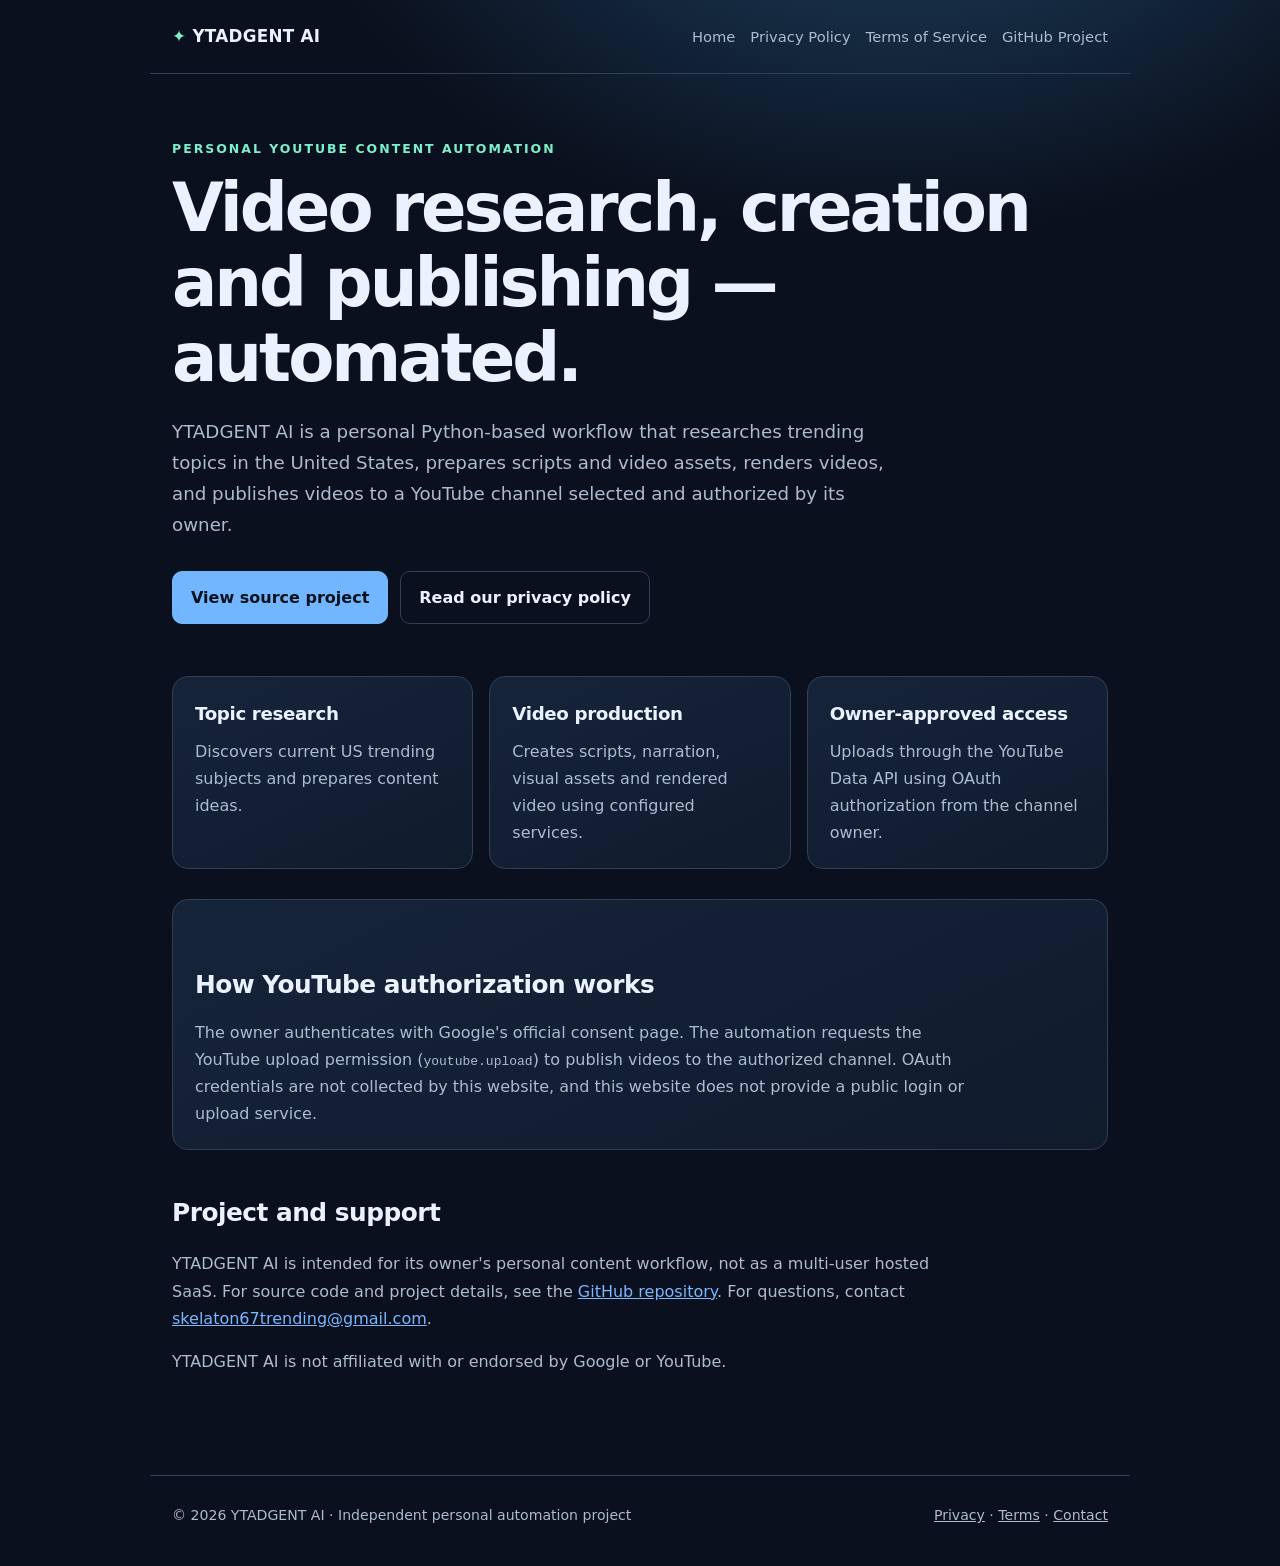
<file: index.html>
<!doctype html>
<html lang="en">
<head>
  <meta charset="utf-8">
  <meta name="viewport" content="width=device-width,initial-scale=1">
  <meta name="description" content="YTADGENT AI is a personal YouTube video research, production, and upload automation project.">
  <title>Home | YTADGENT AI</title>
  <link rel="stylesheet" href="style.css">
</head>
<body>
<header>
  <a class="brand" href="./"><span class="spark">✦</span> YTADGENT AI</a>
  <nav aria-label="Main navigation"><a href="./">Home</a><a href="privacy.html">Privacy Policy</a><a href="terms.html">Terms of Service</a><a href="https://github.com/Nipun33333/YTADGENT">GitHub Project</a></nav>
</header>
<main>
  <section>
    <div class="eyebrow">Personal YouTube Content Automation</div>
    <h1>Video research, creation<br>and publishing — automated.</h1>
    <p class="lead">YTADGENT AI is a personal Python-based workflow that researches trending topics in the United States, prepares scripts and video assets, renders videos, and publishes videos to a YouTube channel selected and authorized by its owner.</p>
    <div class="buttons"><a class="btn primary" href="https://github.com/Nipun33333/YTADGENT">View source project</a><a class="btn" href="privacy.html">Read our privacy policy</a></div>
  </section>
  <section class="cards" aria-label="Features">
    <article class="card"><h2>Topic research</h2><p>Discovers current US trending subjects and prepares content ideas.</p></article>
    <article class="card"><h2>Video production</h2><p>Creates scripts, narration, visual assets and rendered video using configured services.</p></article>
    <article class="card"><h2>Owner-approved access</h2><p>Uploads through the YouTube Data API using OAuth authorization from the channel owner.</p></article>
  </section>
  <section class="note"><h2>How YouTube authorization works</h2><p>The owner authenticates with Google's official consent page. The automation requests the YouTube upload permission (<code>youtube.upload</code>) to publish videos to the authorized channel. OAuth credentials are not collected by this website, and this website does not provide a public login or upload service.</p></section>
  <section><h2>Project and support</h2><p>YTADGENT AI is intended for its owner's personal content workflow, not as a multi-user hosted SaaS. For source code and project details, see the <a href="https://github.com/Nipun33333/YTADGENT">GitHub repository</a>. For questions, contact <a href="mailto:skelaton67trending@gmail.com">skelaton67trending@gmail.com</a>.</p><p>YTADGENT AI is not affiliated with or endorsed by Google or YouTube.</p></section>
</main>
<footer><span>© 2026 YTADGENT AI · Independent personal automation project</span><span><a href="privacy.html">Privacy</a> · <a href="terms.html">Terms</a> · <a href="mailto:skelaton67trending@gmail.com">Contact</a></span></footer>
</body>
</html>
</file>
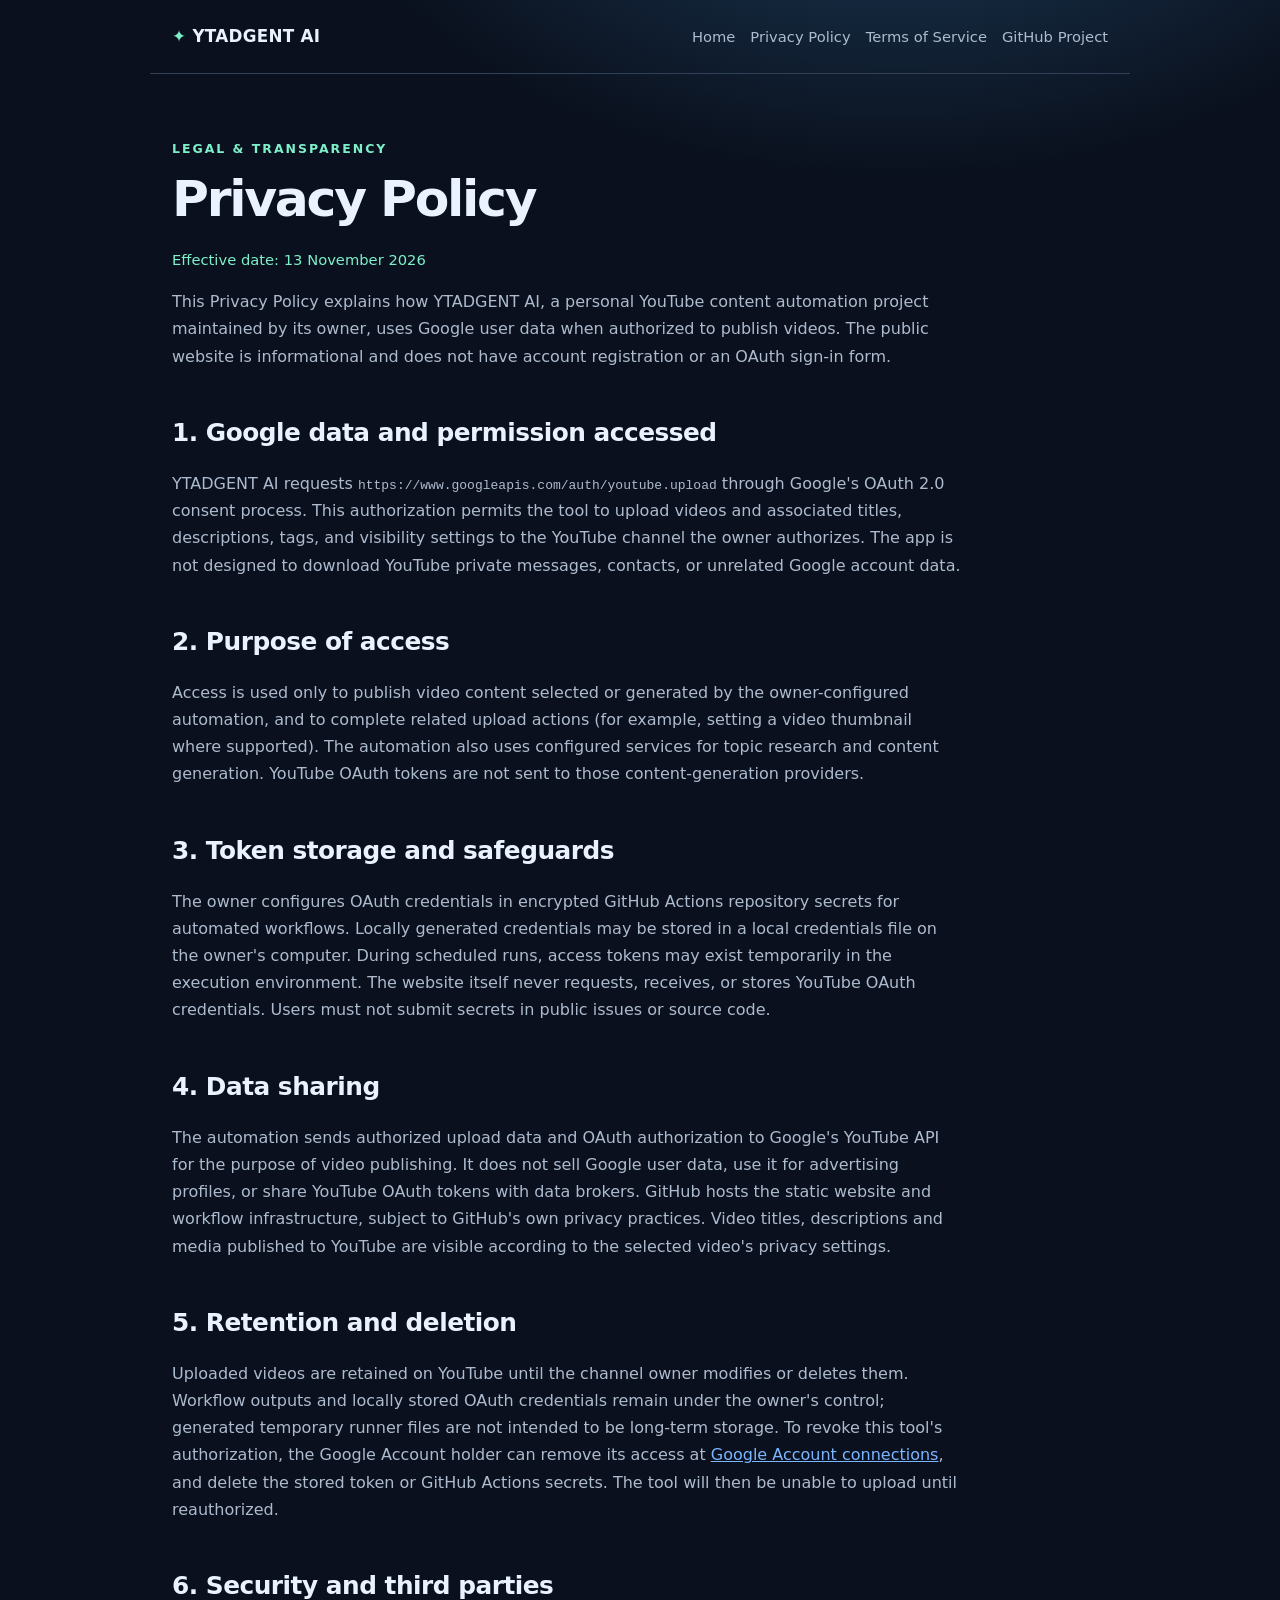
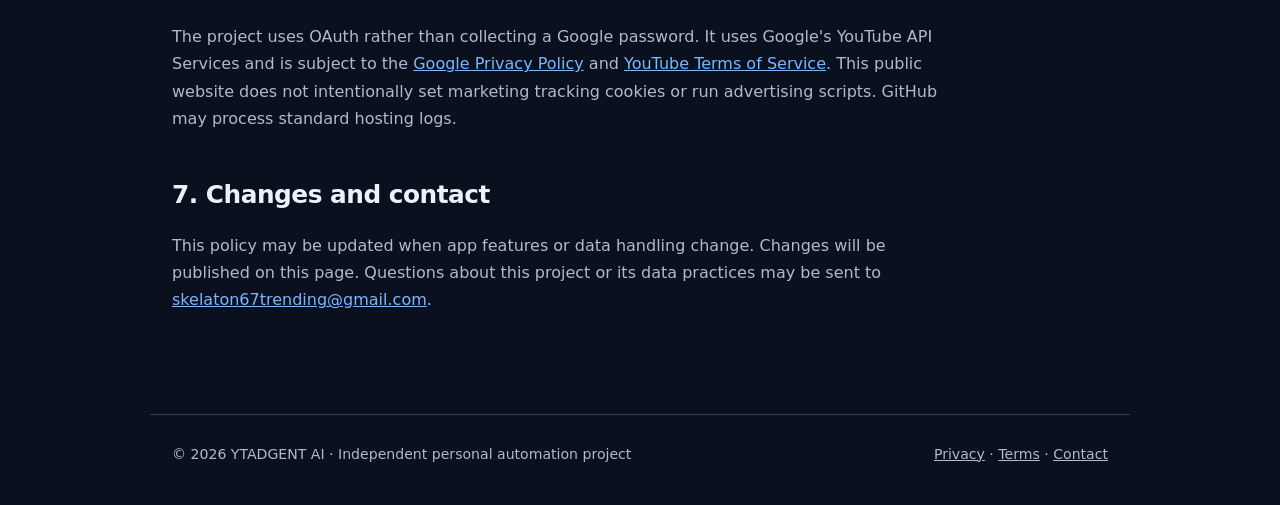
<file: privacy.html>
<!doctype html>
<html lang="en">
<head>
  <meta charset="utf-8">
  <meta name="viewport" content="width=device-width,initial-scale=1">
  <meta name="description" content="How YTADGENT AI handles Google YouTube upload authorization and data.">
  <title>Privacy Policy | YTADGENT AI</title>
  <link rel="stylesheet" href="style.css">
</head>
<body>
<header>
  <a class="brand" href="./"><span class="spark">✦</span> YTADGENT AI</a>
  <nav aria-label="Main navigation"><a href="./">Home</a><a href="privacy.html">Privacy Policy</a><a href="terms.html">Terms of Service</a><a href="https://github.com/Nipun33333/YTADGENT">GitHub Project</a></nav>
</header>
<main>
<article class="body-doc">
<div class="eyebrow">Legal &amp; transparency</div>
<h1>Privacy Policy</h1>
<p class="updated">Effective date: 13 November 2026</p>
<p>This Privacy Policy explains how YTADGENT AI, a personal YouTube content automation project maintained by its owner, uses Google user data when authorized to publish videos. The public website is informational and does not have account registration or an OAuth sign-in form.</p>
<h2>1. Google data and permission accessed</h2>
<p>YTADGENT AI requests <code>https://www.googleapis.com/auth/youtube.upload</code> through Google's OAuth 2.0 consent process. This authorization permits the tool to upload videos and associated titles, descriptions, tags, and visibility settings to the YouTube channel the owner authorizes. The app is not designed to download YouTube private messages, contacts, or unrelated Google account data.</p>
<h2>2. Purpose of access</h2>
<p>Access is used only to publish video content selected or generated by the owner-configured automation, and to complete related upload actions (for example, setting a video thumbnail where supported). The automation also uses configured services for topic research and content generation. YouTube OAuth tokens are not sent to those content-generation providers.</p>
<h2>3. Token storage and safeguards</h2>
<p>The owner configures OAuth credentials in encrypted GitHub Actions repository secrets for automated workflows. Locally generated credentials may be stored in a local credentials file on the owner's computer. During scheduled runs, access tokens may exist temporarily in the execution environment. The website itself never requests, receives, or stores YouTube OAuth credentials. Users must not submit secrets in public issues or source code.</p>
<h2>4. Data sharing</h2>
<p>The automation sends authorized upload data and OAuth authorization to Google's YouTube API for the purpose of video publishing. It does not sell Google user data, use it for advertising profiles, or share YouTube OAuth tokens with data brokers. GitHub hosts the static website and workflow infrastructure, subject to GitHub's own privacy practices. Video titles, descriptions and media published to YouTube are visible according to the selected video's privacy settings.</p>
<h2>5. Retention and deletion</h2>
<p>Uploaded videos are retained on YouTube until the channel owner modifies or deletes them. Workflow outputs and locally stored OAuth credentials remain under the owner's control; generated temporary runner files are not intended to be long-term storage. To revoke this tool's authorization, the Google Account holder can remove its access at <a href="https://myaccount.google.com/permissions">Google Account connections</a>, and delete the stored token or GitHub Actions secrets. The tool will then be unable to upload until reauthorized.</p>
<h2>6. Security and third parties</h2>
<p>The project uses OAuth rather than collecting a Google password. It uses Google's YouTube API Services and is subject to the <a href="https://policies.google.com/privacy">Google Privacy Policy</a> and <a href="https://www.youtube.com/t/terms">YouTube Terms of Service</a>. This public website does not intentionally set marketing tracking cookies or run advertising scripts. GitHub may process standard hosting logs.</p>
<h2>7. Changes and contact</h2>
<p>This policy may be updated when app features or data handling change. Changes will be published on this page. Questions about this project or its data practices may be sent to <a href="mailto:skelaton67trending@gmail.com">skelaton67trending@gmail.com</a>.</p>
</article>
</main>
<footer><span>© 2026 YTADGENT AI · Independent personal automation project</span><span><a href="privacy.html">Privacy</a> · <a href="terms.html">Terms</a> · <a href="mailto:skelaton67trending@gmail.com">Contact</a></span></footer>
</body>
</html>
</file>
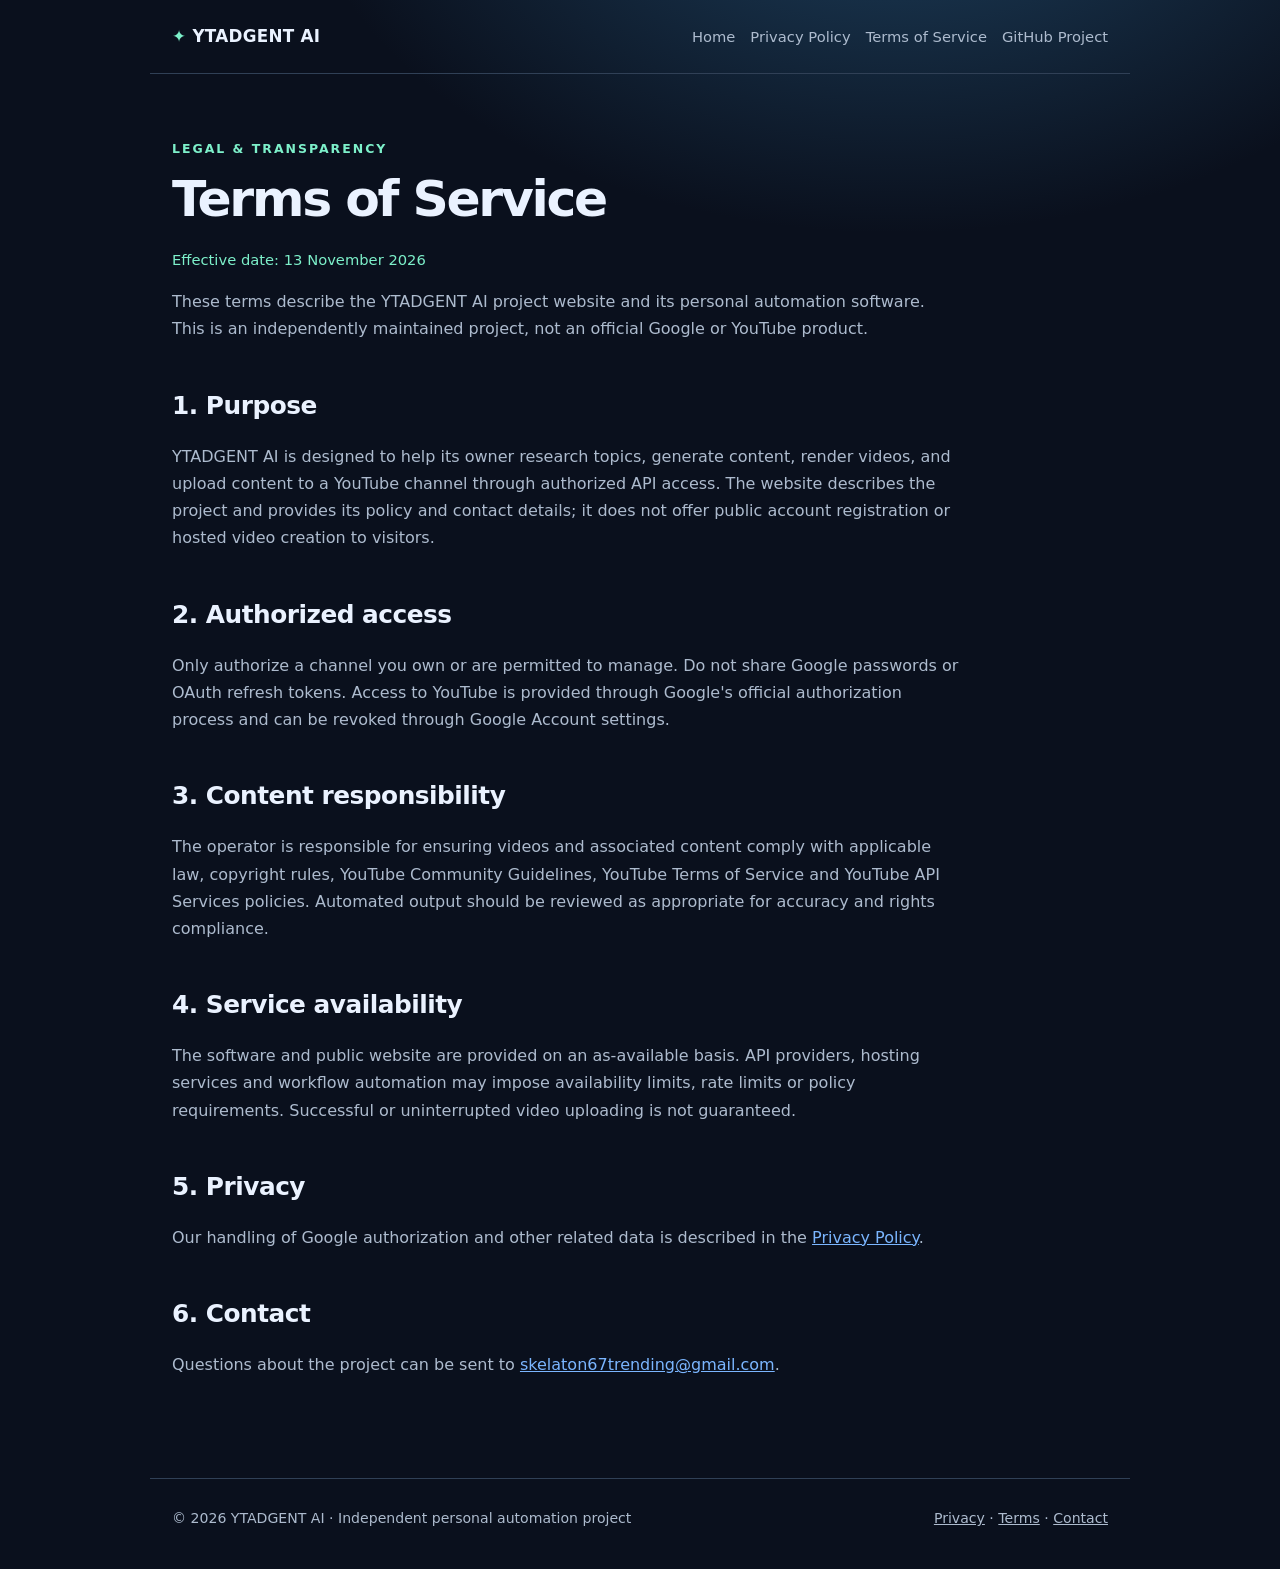
<file: terms.html>
<!doctype html>
<html lang="en">
<head>
  <meta charset="utf-8">
  <meta name="viewport" content="width=device-width,initial-scale=1">
  <meta name="description" content="Terms of Service for YTADGENT AI personal YouTube automation project.">
  <title>Terms of Service | YTADGENT AI</title>
  <link rel="stylesheet" href="style.css">
</head>
<body>
<header>
  <a class="brand" href="./"><span class="spark">✦</span> YTADGENT AI</a>
  <nav aria-label="Main navigation"><a href="./">Home</a><a href="privacy.html">Privacy Policy</a><a href="terms.html">Terms of Service</a><a href="https://github.com/Nipun33333/YTADGENT">GitHub Project</a></nav>
</header>
<main>
<article class="body-doc">
<div class="eyebrow">Legal &amp; transparency</div>
<h1>Terms of Service</h1>
<p class="updated">Effective date: 13 November 2026</p>
<p>These terms describe the YTADGENT AI project website and its personal automation software. This is an independently maintained project, not an official Google or YouTube product.</p>
<h2>1. Purpose</h2>
<p>YTADGENT AI is designed to help its owner research topics, generate content, render videos, and upload content to a YouTube channel through authorized API access. The website describes the project and provides its policy and contact details; it does not offer public account registration or hosted video creation to visitors.</p>
<h2>2. Authorized access</h2>
<p>Only authorize a channel you own or are permitted to manage. Do not share Google passwords or OAuth refresh tokens. Access to YouTube is provided through Google's official authorization process and can be revoked through Google Account settings.</p>
<h2>3. Content responsibility</h2>
<p>The operator is responsible for ensuring videos and associated content comply with applicable law, copyright rules, YouTube Community Guidelines, YouTube Terms of Service and YouTube API Services policies. Automated output should be reviewed as appropriate for accuracy and rights compliance.</p>
<h2>4. Service availability</h2>
<p>The software and public website are provided on an as-available basis. API providers, hosting services and workflow automation may impose availability limits, rate limits or policy requirements. Successful or uninterrupted video uploading is not guaranteed.</p>
<h2>5. Privacy</h2>
<p>Our handling of Google authorization and other related data is described in the <a href="privacy.html">Privacy Policy</a>.</p>
<h2>6. Contact</h2>
<p>Questions about the project can be sent to <a href="mailto:skelaton67trending@gmail.com">skelaton67trending@gmail.com</a>.</p>
</article>
</main>
<footer><span>© 2026 YTADGENT AI · Independent personal automation project</span><span><a href="privacy.html">Privacy</a> · <a href="terms.html">Terms</a> · <a href="mailto:skelaton67trending@gmail.com">Contact</a></span></footer>
</body>
</html>
</file>
<file: style.css>
:root{font-family:Inter,ui-sans-serif,system-ui,-apple-system,"Segoe UI",Arial,sans-serif;color-scheme:dark;--bg:#0a101d;--surface:#121e31;--border:#304056;--ink:#eaf2ff;--muted:#adbbce;--accent:#7bb6ff;--accent2:#7df0ca}*{box-sizing:border-box}html{scroll-behavior:smooth}body{margin:0;background:radial-gradient(ellipse 1000px 650px at 70% -10%,#1e4260 0%,transparent 60%),var(--bg);color:var(--ink);line-height:1.7}a{color:var(--accent)}a:focus-visible{outline:3px solid var(--accent2);outline-offset:4px}header,main,footer{max-width:980px;padding:0 22px;margin:0 auto}header{display:flex;align-items:center;justify-content:space-between;gap:20px;padding-top:22px;padding-bottom:22px;border-bottom:1px solid var(--border)}.brand{font-size:1.05rem;font-weight:850;letter-spacing:.015em;text-decoration:none;color:var(--ink)}.brand .spark{color:var(--accent2)}nav{display:flex;gap:15px;flex-wrap:wrap}nav a{text-decoration:none;color:var(--muted);font-size:.92rem}nav a:hover{color:white}main{padding-top:64px;padding-bottom:84px}h1{line-height:1.12;font-weight:820;letter-spacing:-.045em;font-size:clamp(2.1rem,5.6vw,4.2rem);margin:12px 0 20px}h2{font-size:1.55rem;letter-spacing:-.02em;margin-top:42px;margin-bottom:12px}h3{font-size:1.05rem;margin-top:24px}p{color:var(--muted);max-width:770px}li{color:var(--muted);margin-bottom:9px}.eyebrow{font-weight:800;color:var(--accent2);text-transform:uppercase;letter-spacing:.16em;font-size:.78rem}.lead{font-size:1.14rem;max-width:720px}.buttons{display:flex;gap:12px;flex-wrap:wrap;margin-top:30px}.btn{display:inline-block;text-decoration:none;border-radius:10px;padding:12px 18px;font-weight:700;border:1px solid var(--border);color:var(--ink)}.btn.primary{background:#72b6ff;color:#08121c;border-color:#72b6ff}.cards{display:grid;grid-template-columns:repeat(3,minmax(0,1fr));gap:16px;margin:52px 0 30px}.card,.note{background:linear-gradient(155deg,#16243a,#101b2c);padding:22px;border:1px solid var(--border);border-radius:16px}.card h2{font-size:1.14rem;margin:0 0 8px}.card p{margin:0}.note{margin:30px 0}.note p{margin:0}.body-doc{max-width:790px}.body-doc h1{font-size:clamp(2rem,4.5vw,3.15rem)}.body-doc p,.body-doc li{max-width:100%}.updated{font-size:.92rem;color:var(--accent2)}footer{border-top:1px solid var(--border);padding-top:28px;padding-bottom:38px;display:flex;flex-wrap:wrap;gap:12px;justify-content:space-between;color:var(--muted);font-size:.88rem}footer a{color:var(--muted)}@media(max-width:680px){header{align-items:flex-start;flex-direction:column}.cards{grid-template-columns:1fr}main{padding-top:40px}nav{gap:12px}}
</file>
